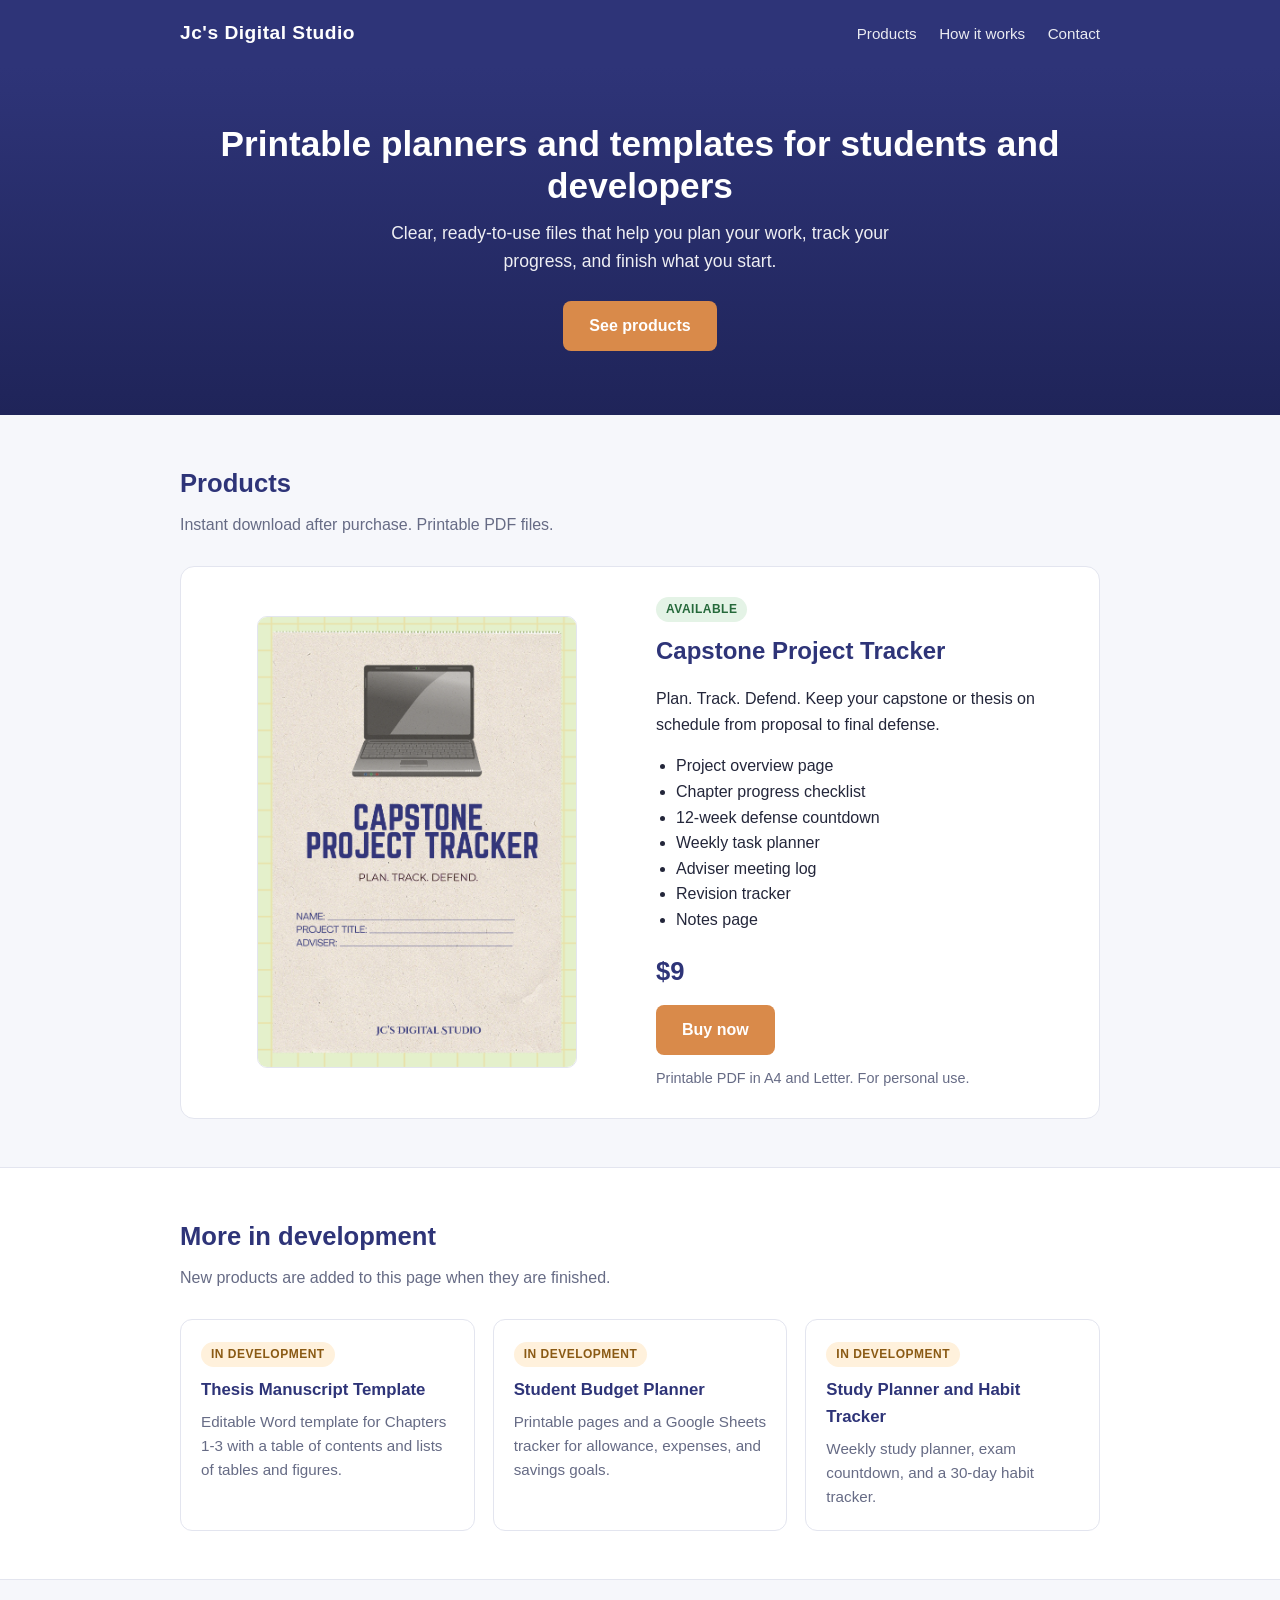
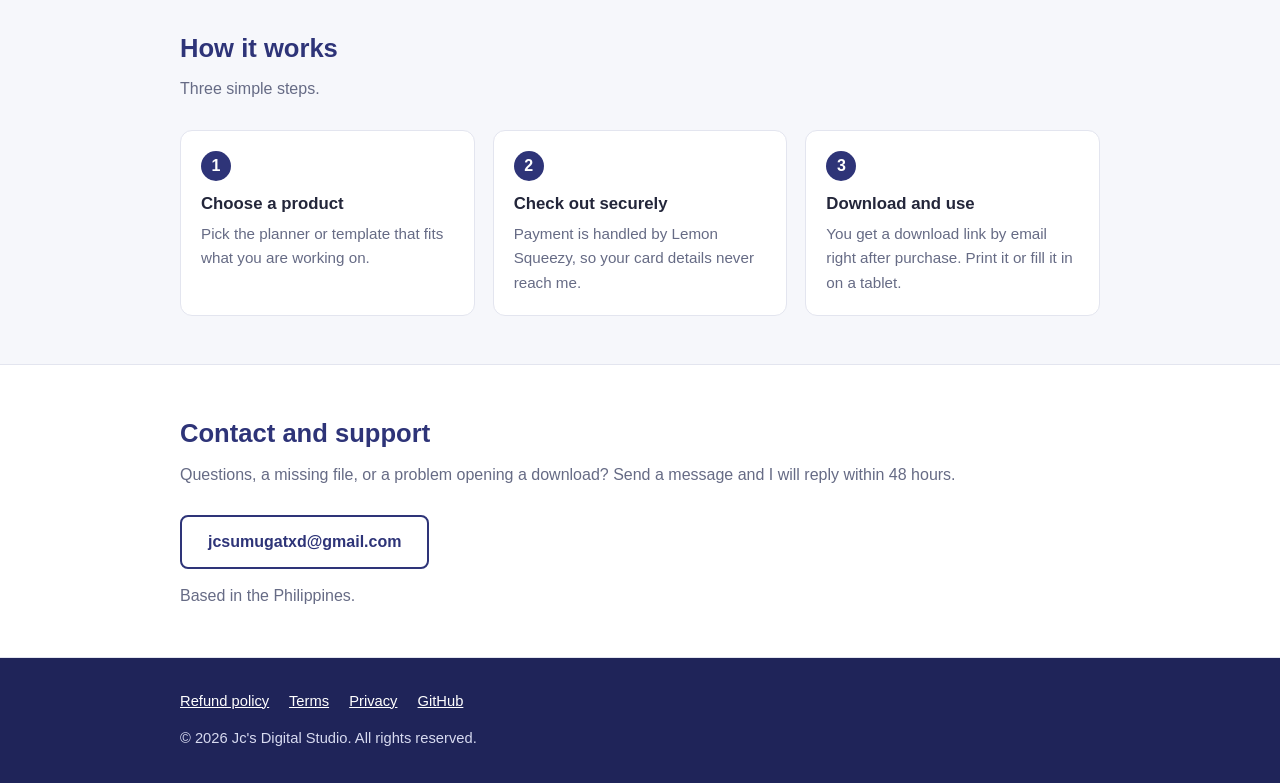
<file: Index.html>
<!DOCTYPE html>
<html lang="en">
<head>
<meta charset="utf-8">
<meta name="viewport" content="width=device-width, initial-scale=1">
<title>Jc's Digital Studio</title>
<meta name="description" content="Printable planners, trackers, and templates for students and developers.">
<style>
  :root {
    --navy: #2e3478;
    --navy-dark: #1f2459;
    --accent: #d98a4a;
    --bg: #f6f7fb;
    --card: #ffffff;
    --text: #23263a;
    --muted: #666b85;
    --line: #e3e5ef;
  }
  * { box-sizing: border-box; }
  body {
    margin: 0;
    font-family: -apple-system, "Segoe UI", Roboto, Helvetica, Arial, sans-serif;
    color: var(--text);
    background: var(--bg);
    line-height: 1.6;
  }
  a { color: var(--navy); }
  .wrap { max-width: 960px; margin: 0 auto; padding: 0 20px; }
  header { background: var(--navy); color: #fff; }
  header .wrap { display: flex; justify-content: space-between; align-items: center; padding: 18px 20px; flex-wrap: wrap; gap: 10px; }
  header .brand { font-weight: 700; font-size: 1.2rem; letter-spacing: .5px; }
  header nav a { color: #fff; text-decoration: none; margin-left: 18px; font-size: .95rem; opacity: .9; }
  header nav a:hover { opacity: 1; text-decoration: underline; }
  .hero { background: linear-gradient(180deg, var(--navy) 0%, var(--navy-dark) 100%); color: #fff; padding: 56px 0 64px; text-align: center; }
  .hero h1 { margin: 0 0 12px; font-size: 2.2rem; line-height: 1.2; }
  .hero p { margin: 0 auto 26px; max-width: 560px; font-size: 1.1rem; opacity: .92; }
  .btn { display: inline-block; background: var(--accent); color: #fff; text-decoration: none; padding: 12px 26px; border-radius: 8px; font-weight: 600; }
  .btn:hover { filter: brightness(1.08); }
  .btn.outline { background: transparent; border: 2px solid var(--navy); color: var(--navy); }
  section { padding: 48px 0; }
  h2 { margin: 0 0 8px; font-size: 1.6rem; color: var(--navy); }
  .sub { color: var(--muted); margin: 0 0 28px; }
  .featured { display: grid; grid-template-columns: 1fr 1fr; gap: 32px; background: var(--card); border: 1px solid var(--line); border-radius: 14px; padding: 28px; align-items: center; }
  .featured img { width: 100%; max-width: 320px; border-radius: 10px; border: 1px solid var(--line); display: block; margin: 0 auto; }
  .badge { display: inline-block; font-size: .75rem; font-weight: 700; letter-spacing: .5px; text-transform: uppercase; padding: 3px 10px; border-radius: 99px; background: #e4f3e6; color: #25693a; margin-bottom: 10px; }
  .badge.dev { background: #fff1dc; color: #8a5a14; }
  .featured h3 { margin: 0 0 8px; font-size: 1.5rem; color: var(--navy); }
  .featured ul { padding-left: 20px; margin: 12px 0 18px; }
  .price { font-size: 1.6rem; font-weight: 700; color: var(--navy); margin: 0 0 14px; }
  .grid { display: grid; grid-template-columns: repeat(auto-fit, minmax(210px, 1fr)); gap: 18px; }
  .card { background: var(--card); border: 1px solid var(--line); border-radius: 12px; padding: 20px; }
  .card h3 { margin: 0 0 6px; font-size: 1.05rem; color: var(--navy); }
  .card p { margin: 0; color: var(--muted); font-size: .95rem; }
  .steps { display: grid; grid-template-columns: repeat(auto-fit, minmax(200px, 1fr)); gap: 18px; counter-reset: step; }
  .step { background: var(--card); border: 1px solid var(--line); border-radius: 12px; padding: 20px; }
  .step::before { counter-increment: step; content: counter(step); display: inline-flex; width: 30px; height: 30px; align-items: center; justify-content: center; border-radius: 50%; background: var(--navy); color: #fff; font-weight: 700; margin-bottom: 10px; }
  .step h3 { margin: 0 0 4px; font-size: 1.05rem; }
  .step p { margin: 0; color: var(--muted); font-size: .95rem; }
  .alt { background: #fff; border-top: 1px solid var(--line); border-bottom: 1px solid var(--line); }
  footer { background: var(--navy-dark); color: #d7daf0; padding: 32px 0; font-size: .92rem; }
  footer a { color: #fff; }
  footer .links a { margin-right: 16px; }
  @media (max-width: 720px) {
    .featured { grid-template-columns: 1fr; padding: 20px; }
    .hero h1 { font-size: 1.7rem; }
  }
</style>
</head>
<body>

<header>
  <div class="wrap">
    <div class="brand">Jc's Digital Studio</div>
    <nav>
      <a href="#products">Products</a>
      <a href="#how">How it works</a>
      <a href="#contact">Contact</a>
    </nav>
  </div>
</header>

<div class="hero">
  <div class="wrap">
    <h1>Printable planners and templates for students and developers</h1>
    <p>Clear, ready-to-use files that help you plan your work, track your progress, and finish what you start.</p>
    <a class="btn" href="#products">See products</a>
  </div>
</div>

<section id="products">
  <div class="wrap">
    <h2>Products</h2>
    <p class="sub">Instant download after purchase. Printable PDF files.</p>

    <div class="featured">
      <div>
        <!-- Replace previews/capstone-cover.png with your exported cover image -->
        <img src="previews/capstone-cover.png" alt="Capstone Project Tracker cover" onerror="this.style.display='none'">
      </div>
      <div>
        <span class="badge">Available</span>
        <h3>Capstone Project Tracker</h3>
        <p>Plan. Track. Defend. Keep your capstone or thesis on schedule from proposal to final defense.</p>
        <ul>
          <li>Project overview page</li>
          <li>Chapter progress checklist</li>
          <li>12-week defense countdown</li>
          <li>Weekly task planner</li>
          <li>Adviser meeting log</li>
          <li>Revision tracker</li>
          <li>Notes page</li>
        </ul>
        <p class="price">$9</p>
        <!-- Replace # with your Lemon Squeezy product link after your store is activated -->
        <a class="btn" href="#" id="buy-capstone">Buy now</a>
        <p style="margin:12px 0 0;color:var(--muted);font-size:.9rem;">Printable PDF in A4 and Letter. For personal use.</p>
      </div>
    </div>
  </div>
</section>

<section class="alt">
  <div class="wrap">
    <h2>More in development</h2>
    <p class="sub">New products are added to this page when they are finished.</p>
    <div class="grid">
      <div class="card">
        <span class="badge dev">In development</span>
        <h3>Thesis Manuscript Template</h3>
        <p>Editable Word template for Chapters 1-3 with a table of contents and lists of tables and figures.</p>
      </div>
      <div class="card">
        <span class="badge dev">In development</span>
        <h3>Student Budget Planner</h3>
        <p>Printable pages and a Google Sheets tracker for allowance, expenses, and savings goals.</p>
      </div>
      <div class="card">
        <span class="badge dev">In development</span>
        <h3>Study Planner and Habit Tracker</h3>
        <p>Weekly study planner, exam countdown, and a 30-day habit tracker.</p>
      </div>
    </div>
  </div>
</section>

<section id="how">
  <div class="wrap">
    <h2>How it works</h2>
    <p class="sub">Three simple steps.</p>
    <div class="steps">
      <div class="step"><h3>Choose a product</h3><p>Pick the planner or template that fits what you are working on.</p></div>
      <div class="step"><h3>Check out securely</h3><p>Payment is handled by Lemon Squeezy, so your card details never reach me.</p></div>
      <div class="step"><h3>Download and use</h3><p>You get a download link by email right after purchase. Print it or fill it in on a tablet.</p></div>
    </div>
  </div>
</section>

<section class="alt" id="contact">
  <div class="wrap">
    <h2>Contact and support</h2>
    <p class="sub">Questions, a missing file, or a problem opening a download? Send a message and I will reply within 48 hours.</p>
    <!-- Replace with your real email address -->
    <a class="btn outline" href="mailto:jcsumugatxd@gmail.com">jcsumugatxd@gmail.com</a>
    <p style="margin:14px 0 0;color:var(--muted);">Based in the Philippines.</p>
  </div>
</section>

<footer>
  <div class="wrap">
    <div class="links">
      <a href="https://github.com/Jcsumugat/Jc-s-Digital-Studio/blob/main/policies/refund-policy.md">Refund policy</a>
      <a href="https://github.com/Jcsumugat/Jc-s-Digital-Studio/blob/main/policies/terms.md">Terms</a>
      <a href="https://github.com/Jcsumugat/Jc-s-Digital-Studio/blob/main/policies/privacy.md">Privacy</a>
      <a href="https://github.com/Jcsumugat/Jc-s-Digital-Studio">GitHub</a>
    </div>
    <p style="margin:14px 0 0;">&copy; 2026 Jc's Digital Studio. All rights reserved.</p>
  </div>
</footer>

</body>
</html>
</file>
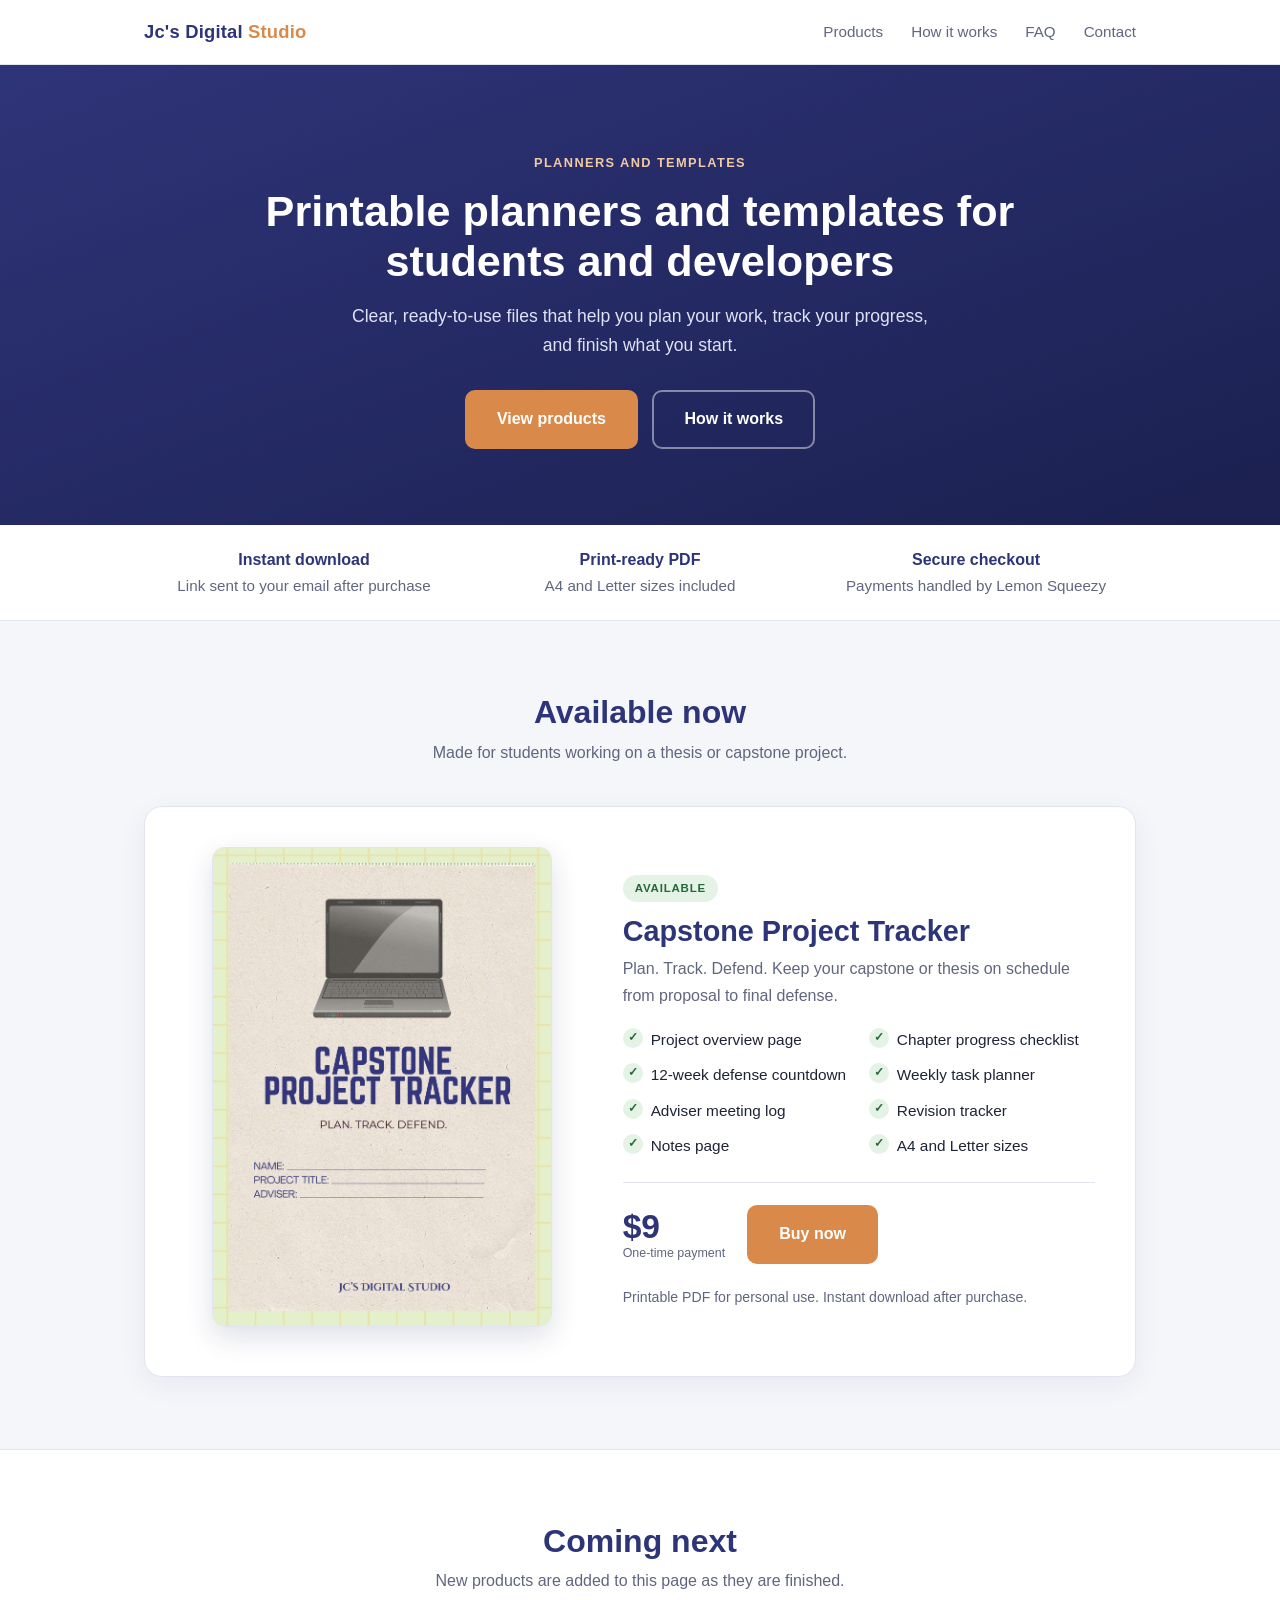
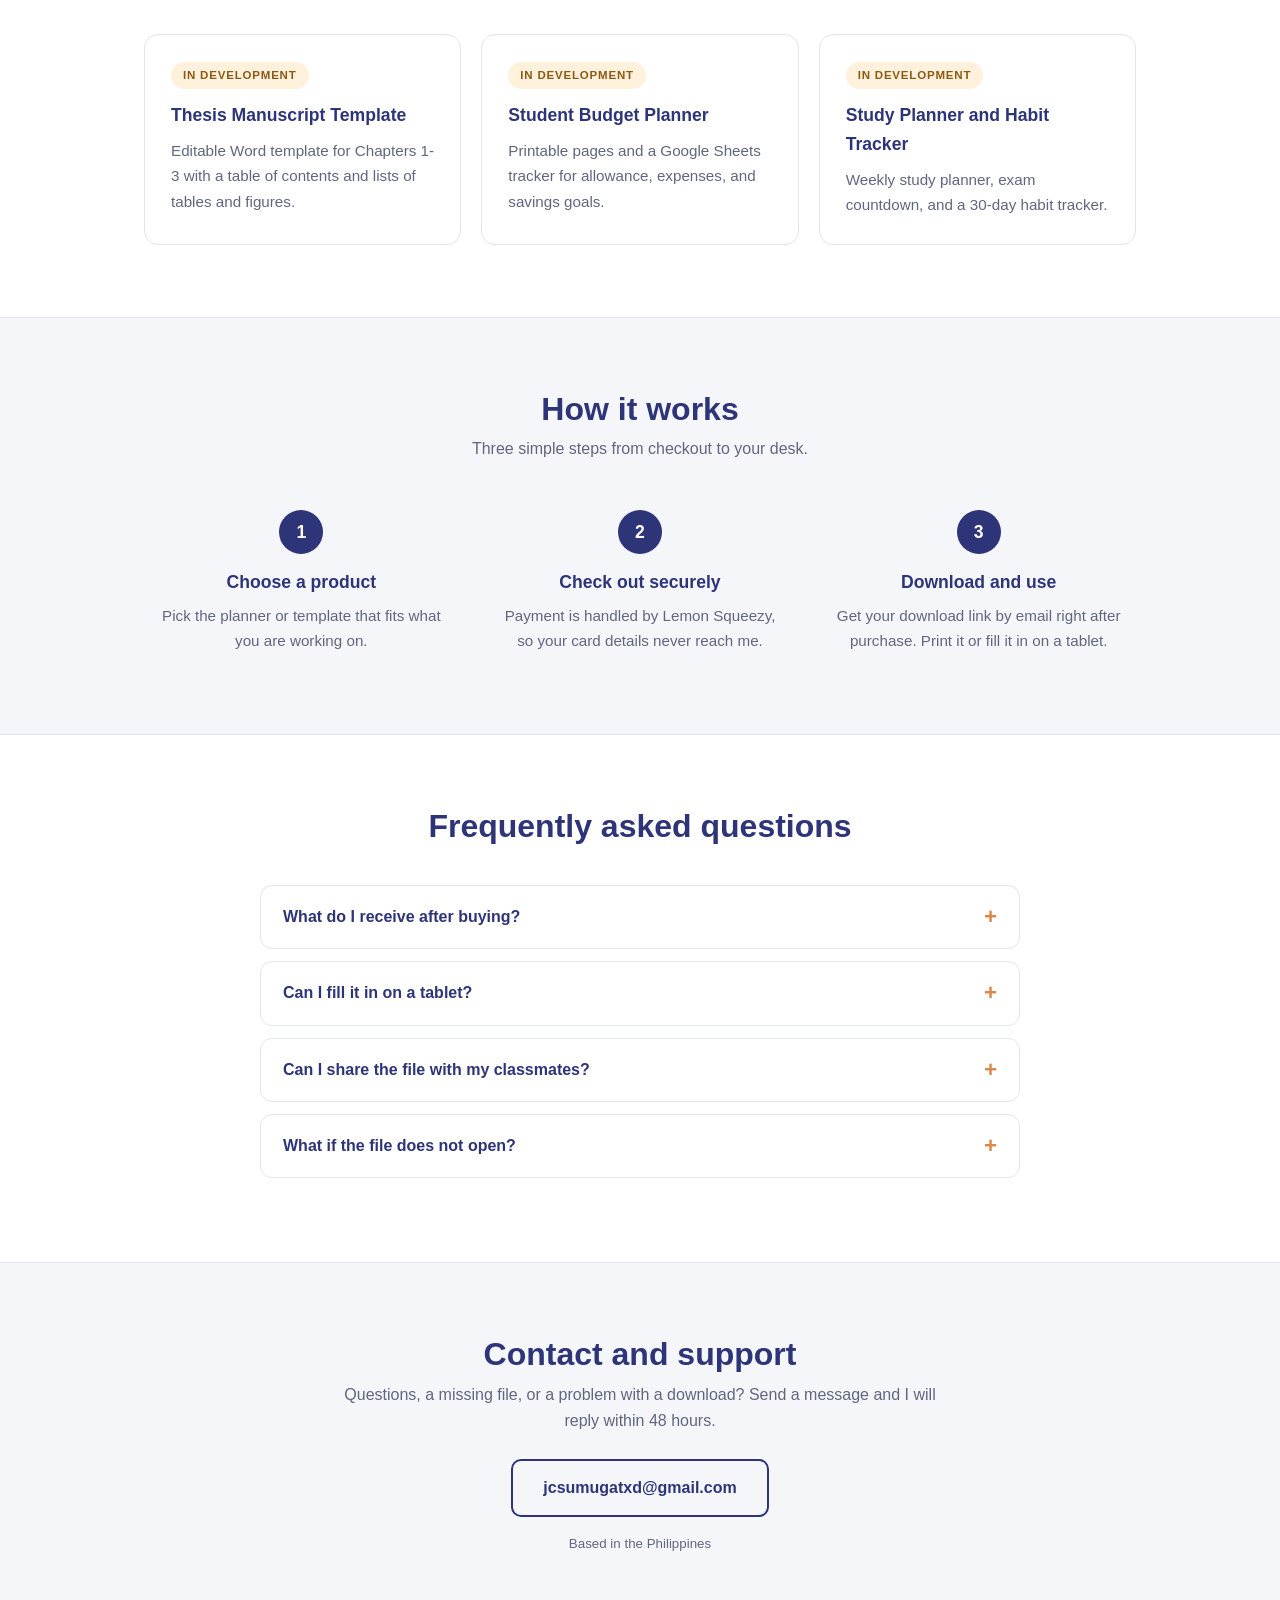
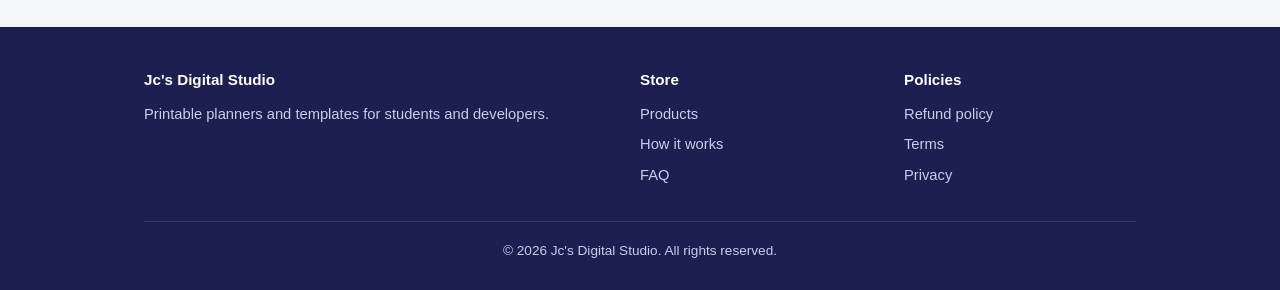
<file: index.html>
<!DOCTYPE html>
<html lang="en">
<head>
<meta charset="utf-8">
<meta name="viewport" content="width=device-width, initial-scale=1">
<title>Jc's Digital Studio | Printable Planners and Templates</title>
<meta name="description" content="Printable planners, trackers, and templates for students and developers.">
<style>
  :root {
    --navy: #2e3478;
    --navy-dark: #1b2050;
    --accent: #d98a4a;
    --accent-dark: #c27533;
    --bg: #f5f6fa;
    --card: #ffffff;
    --text: #1f2336;
    --muted: #61667f;
    --line: #e2e5ef;
    --ok: #25693a;
    --ok-bg: #e4f3e6;
  }
  * { box-sizing: border-box; }
  html { scroll-behavior: smooth; }
  body {
    margin: 0;
    font-family: "Inter", -apple-system, "Segoe UI", Roboto, Helvetica, Arial, sans-serif;
    color: var(--text);
    background: var(--bg);
    line-height: 1.65;
    -webkit-font-smoothing: antialiased;
  }
  a { color: var(--navy); }
  .wrap { max-width: 1040px; margin: 0 auto; padding: 0 24px; }

  /* NAV */
  .nav { position: sticky; top: 0; z-index: 10; background: rgba(255,255,255,.96); backdrop-filter: blur(6px); border-bottom: 1px solid var(--line); }
  .nav .wrap { display: flex; align-items: center; justify-content: space-between; height: 64px; }
  .brand { font-weight: 800; font-size: 1.15rem; color: var(--navy); text-decoration: none; letter-spacing: .2px; }
  .brand span { color: var(--accent); }
  .nav ul { list-style: none; display: flex; gap: 28px; margin: 0; padding: 0; }
  .nav ul a { text-decoration: none; color: var(--muted); font-size: .95rem; font-weight: 500; }
  .nav ul a:hover { color: var(--navy); }

  /* HERO */
  .hero { background: linear-gradient(160deg, var(--navy) 0%, var(--navy-dark) 100%); color: #fff; padding: 84px 0 76px; text-align: center; }
  .eyebrow { display: inline-block; font-size: .8rem; font-weight: 700; letter-spacing: 1.4px; text-transform: uppercase; color: #f1c9a3; margin-bottom: 14px; }
  .hero h1 { margin: 0 auto 16px; max-width: 760px; font-size: 2.7rem; line-height: 1.15; font-weight: 800; }
  .hero p { margin: 0 auto 30px; max-width: 600px; font-size: 1.1rem; color: #dfe2f6; }
  .btn { display: inline-block; background: var(--accent); color: #fff; text-decoration: none; padding: 14px 30px; border-radius: 10px; font-weight: 700; font-size: 1rem; border: 2px solid var(--accent); transition: background .15s; }
  .btn:hover { background: var(--accent-dark); border-color: var(--accent-dark); }
  .btn.outline { background: transparent; color: var(--navy); border-color: var(--navy); }
  .btn.outline:hover { background: var(--navy); color: #fff; }
  .btn.ghost { background: transparent; border-color: rgba(255,255,255,.45); margin-left: 10px; }
  .btn.ghost:hover { background: rgba(255,255,255,.12); border-color: #fff; }

  /* TRUST STRIP */
  .trust { background: #fff; border-bottom: 1px solid var(--line); }
  .trust .wrap { display: grid; grid-template-columns: repeat(3, 1fr); gap: 16px; padding-top: 22px; padding-bottom: 22px; }
  .trust div { text-align: center; font-size: .95rem; color: var(--muted); }
  .trust strong { display: block; color: var(--navy); font-size: 1rem; }

  /* SECTIONS */
  section { padding: 72px 0; }
  .alt { background: #fff; border-top: 1px solid var(--line); border-bottom: 1px solid var(--line); }
  .head { text-align: center; max-width: 620px; margin: 0 auto 40px; }
  .head h2 { margin: 0 0 8px; font-size: 2rem; color: var(--navy); line-height: 1.2; }
  .head p { margin: 0; color: var(--muted); }

  /* FEATURED PRODUCT */
  .featured { display: grid; grid-template-columns: 5fr 6fr; gap: 44px; align-items: center; background: var(--card); border: 1px solid var(--line); border-radius: 18px; padding: 40px; box-shadow: 0 8px 30px rgba(31,36,89,.06); }
  .featured.no-image { grid-template-columns: 1fr; max-width: 720px; margin: 0 auto; }
  .cover { text-align: center; }
  .cover img { width: 100%; max-width: 340px; border-radius: 12px; border: 1px solid var(--line); box-shadow: 0 10px 28px rgba(31,36,89,.14); }
  .badge { display: inline-block; font-size: .72rem; font-weight: 800; letter-spacing: .8px; text-transform: uppercase; padding: 4px 12px; border-radius: 99px; background: var(--ok-bg); color: var(--ok); margin-bottom: 12px; }
  .badge.dev { background: #fff1dc; color: #8a5a14; }
  .featured h3 { margin: 0 0 8px; font-size: 1.8rem; color: var(--navy); line-height: 1.2; }
  .tag { color: var(--muted); margin: 0 0 18px; }
  .checks { list-style: none; padding: 0; margin: 0 0 24px; display: grid; grid-template-columns: 1fr 1fr; gap: 10px 20px; }
  .checks li { position: relative; padding-left: 28px; font-size: .96rem; }
  .checks li::before { content: "\2713"; position: absolute; left: 0; top: 1px; width: 20px; height: 20px; border-radius: 50%; background: var(--ok-bg); color: var(--ok); font-size: .75rem; font-weight: 800; display: flex; align-items: center; justify-content: center; }
  .buy-row { display: flex; align-items: center; gap: 22px; flex-wrap: wrap; padding-top: 22px; border-top: 1px solid var(--line); }
  .price { font-size: 2.1rem; font-weight: 800; color: var(--navy); line-height: 1; }
  .price small { display: block; font-size: .78rem; font-weight: 500; color: var(--muted); margin-top: 4px; }
  .note { width: 100%; margin: 0; color: var(--muted); font-size: .88rem; }

  /* COMING NEXT CARDS */
  .grid { display: grid; grid-template-columns: repeat(auto-fit, minmax(250px, 1fr)); gap: 20px; }
  .card { background: var(--card); border: 1px solid var(--line); border-radius: 14px; padding: 26px; }
  .card h3 { margin: 0 0 8px; font-size: 1.1rem; color: var(--navy); }
  .card p { margin: 0; color: var(--muted); font-size: .95rem; }

  /* STEPS */
  .steps { display: grid; grid-template-columns: repeat(3, 1fr); gap: 24px; counter-reset: step; }
  .step { text-align: center; padding: 8px 12px; }
  .step::before { counter-increment: step; content: counter(step); display: inline-flex; width: 44px; height: 44px; align-items: center; justify-content: center; border-radius: 50%; background: var(--navy); color: #fff; font-weight: 800; font-size: 1.1rem; margin-bottom: 14px; }
  .step h3 { margin: 0 0 6px; font-size: 1.1rem; color: var(--navy); }
  .step p { margin: 0; color: var(--muted); font-size: .95rem; }

  /* FAQ */
  .faq { max-width: 760px; margin: 0 auto; }
  details { background: var(--card); border: 1px solid var(--line); border-radius: 12px; padding: 18px 22px; margin-bottom: 12px; }
  summary { cursor: pointer; font-weight: 600; color: var(--navy); list-style: none; display: flex; justify-content: space-between; align-items: center; }
  summary::-webkit-details-marker { display: none; }
  summary::after { content: "+"; font-size: 1.4rem; color: var(--accent); line-height: 1; }
  details[open] summary::after { content: "\2212"; }
  details p { margin: 12px 0 0; color: var(--muted); font-size: .96rem; }

  /* CONTACT */
  .contact { text-align: center; }
  .contact .head { margin-bottom: 24px; }
  .contact small { display: block; margin-top: 16px; color: var(--muted); }

  /* FOOTER */
  footer { background: var(--navy-dark); color: #c9cdea; padding: 40px 0 28px; font-size: .92rem; }
  footer .cols { display: grid; grid-template-columns: 2fr 1fr 1fr; gap: 32px; }
  footer h4 { margin: 0 0 10px; color: #fff; font-size: .95rem; }
  footer a { color: #c9cdea; text-decoration: none; display: block; margin-bottom: 6px; }
  footer a:hover { color: #fff; text-decoration: underline; }
  footer p { margin: 0; }
  footer .copy { margin-top: 28px; padding-top: 18px; border-top: 1px solid rgba(255,255,255,.12); text-align: center; font-size: .85rem; }

  @media (max-width: 820px) {
    .hero { padding: 60px 0 56px; }
    .hero h1 { font-size: 2rem; }
    .btn.ghost { margin: 12px 0 0; }
    .trust .wrap { grid-template-columns: 1fr; gap: 10px; }
    .featured { grid-template-columns: 1fr; padding: 26px; gap: 28px; }
    .checks { grid-template-columns: 1fr; }
    .steps { grid-template-columns: 1fr; }
    footer .cols { grid-template-columns: 1fr; }
    .nav ul { gap: 16px; }
    section { padding: 52px 0; }
  }
  @media (max-width: 520px) {
    .nav ul li:nth-child(n+3) { display: none; }
  }
</style>
</head>
<body>

<nav class="nav">
  <div class="wrap">
    <a class="brand" href="#top">Jc's Digital <span>Studio</span></a>
    <ul>
      <li><a href="#products">Products</a></li>
      <li><a href="#how">How it works</a></li>
      <li><a href="#faq">FAQ</a></li>
      <li><a href="#contact">Contact</a></li>
    </ul>
  </div>
</nav>

<header class="hero" id="top">
  <div class="wrap">
    <span class="eyebrow">Planners and templates</span>
    <h1>Printable planners and templates for students and developers</h1>
    <p>Clear, ready-to-use files that help you plan your work, track your progress, and finish what you start.</p>
    <a class="btn" href="#products">View products</a>
    <a class="btn ghost" href="#how">How it works</a>
  </div>
</header>

<div class="trust">
  <div class="wrap">
    <div><strong>Instant download</strong>Link sent to your email after purchase</div>
    <div><strong>Print-ready PDF</strong>A4 and Letter sizes included</div>
    <div><strong>Secure checkout</strong>Payments handled by Lemon Squeezy</div>
  </div>
</div>

<section id="products">
  <div class="wrap">
    <div class="head">
      <h2>Available now</h2>
      <p>Made for students working on a thesis or capstone project.</p>
    </div>

    <div class="featured" id="featured">
      <div class="cover" id="cover">
        <!-- Add previews/capstone-cover.png to the repo to show the cover here -->
        <img src="previews/capstone-cover.png" alt="Capstone Project Tracker cover"
             onerror="document.getElementById('cover').remove();document.getElementById('featured').classList.add('no-image');">
      </div>
      <div>
        <span class="badge">Available</span>
        <h3>Capstone Project Tracker</h3>
        <p class="tag">Plan. Track. Defend. Keep your capstone or thesis on schedule from proposal to final defense.</p>
        <ul class="checks">
          <li>Project overview page</li>
          <li>Chapter progress checklist</li>
          <li>12-week defense countdown</li>
          <li>Weekly task planner</li>
          <li>Adviser meeting log</li>
          <li>Revision tracker</li>
          <li>Notes page</li>
          <li>A4 and Letter sizes</li>
        </ul>
        <div class="buy-row">
          <div class="price">$9<small>One-time payment</small></div>
          <!-- Replace # with your Lemon Squeezy product link after your store is activated -->
          <a class="btn" href="#" id="buy-capstone">Buy now</a>
          <p class="note">Printable PDF for personal use. Instant download after purchase.</p>
        </div>
      </div>
    </div>
  </div>
</section>

<section class="alt">
  <div class="wrap">
    <div class="head">
      <h2>Coming next</h2>
      <p>New products are added to this page as they are finished.</p>
    </div>
    <div class="grid">
      <div class="card">
        <span class="badge dev">In development</span>
        <h3>Thesis Manuscript Template</h3>
        <p>Editable Word template for Chapters 1-3 with a table of contents and lists of tables and figures.</p>
      </div>
      <div class="card">
        <span class="badge dev">In development</span>
        <h3>Student Budget Planner</h3>
        <p>Printable pages and a Google Sheets tracker for allowance, expenses, and savings goals.</p>
      </div>
      <div class="card">
        <span class="badge dev">In development</span>
        <h3>Study Planner and Habit Tracker</h3>
        <p>Weekly study planner, exam countdown, and a 30-day habit tracker.</p>
      </div>
    </div>
  </div>
</section>

<section id="how">
  <div class="wrap">
    <div class="head">
      <h2>How it works</h2>
      <p>Three simple steps from checkout to your desk.</p>
    </div>
    <div class="steps">
      <div class="step"><h3>Choose a product</h3><p>Pick the planner or template that fits what you are working on.</p></div>
      <div class="step"><h3>Check out securely</h3><p>Payment is handled by Lemon Squeezy, so your card details never reach me.</p></div>
      <div class="step"><h3>Download and use</h3><p>Get your download link by email right after purchase. Print it or fill it in on a tablet.</p></div>
    </div>
  </div>
</section>

<section class="alt" id="faq">
  <div class="wrap">
    <div class="head">
      <h2>Frequently asked questions</h2>
    </div>
    <div class="faq">
      <details>
        <summary>What do I receive after buying?</summary>
        <p>You receive a download link by email right after payment. The Capstone Project Tracker is a printable PDF in A4 and Letter sizes.</p>
      </details>
      <details>
        <summary>Can I fill it in on a tablet?</summary>
        <p>Yes. The PDF works with most PDF annotation apps, or you can print it and write on it by hand.</p>
      </details>
      <details>
        <summary>Can I share the file with my classmates?</summary>
        <p>Files are for personal use only. Please do not resell or redistribute them. Classmates can get their own copy from this page.</p>
      </details>
      <details>
        <summary>What if the file does not open?</summary>
        <p>Email me within 7 days and I will fix it or refund you. See the refund policy in the footer for details.</p>
      </details>
    </div>
  </div>
</section>

<section class="contact" id="contact">
  <div class="wrap">
    <div class="head">
      <h2>Contact and support</h2>
      <p>Questions, a missing file, or a problem with a download? Send a message and I will reply within 48 hours.</p>
    </div>
    <!-- Replace with your real email address -->
    <a class="btn outline" href="mailto:jcsumugatxd@gmail.com">jcsumugatxd@gmail.com</a>
    <small>Based in the Philippines</small>
  </div>
</section>

<footer>
  <div class="wrap">
    <div class="cols">
      <div>
        <h4>Jc's Digital Studio</h4>
        <p>Printable planners and templates for students and developers.</p>
      </div>
      <div>
        <h4>Store</h4>
        <a href="#products">Products</a>
        <a href="#how">How it works</a>
        <a href="#faq">FAQ</a>
      </div>
      <div>
        <h4>Policies</h4>
   <a href="refund.html">Refund policy</a>
   <a href="terms.html">Terms</a>
   <a href="privacy.html">Privacy</a>
      </div>
    </div>
    <p class="copy">&copy; 2026 Jc's Digital Studio. All rights reserved.</p>
  </div>
</footer>

</body>
</html>
</file>
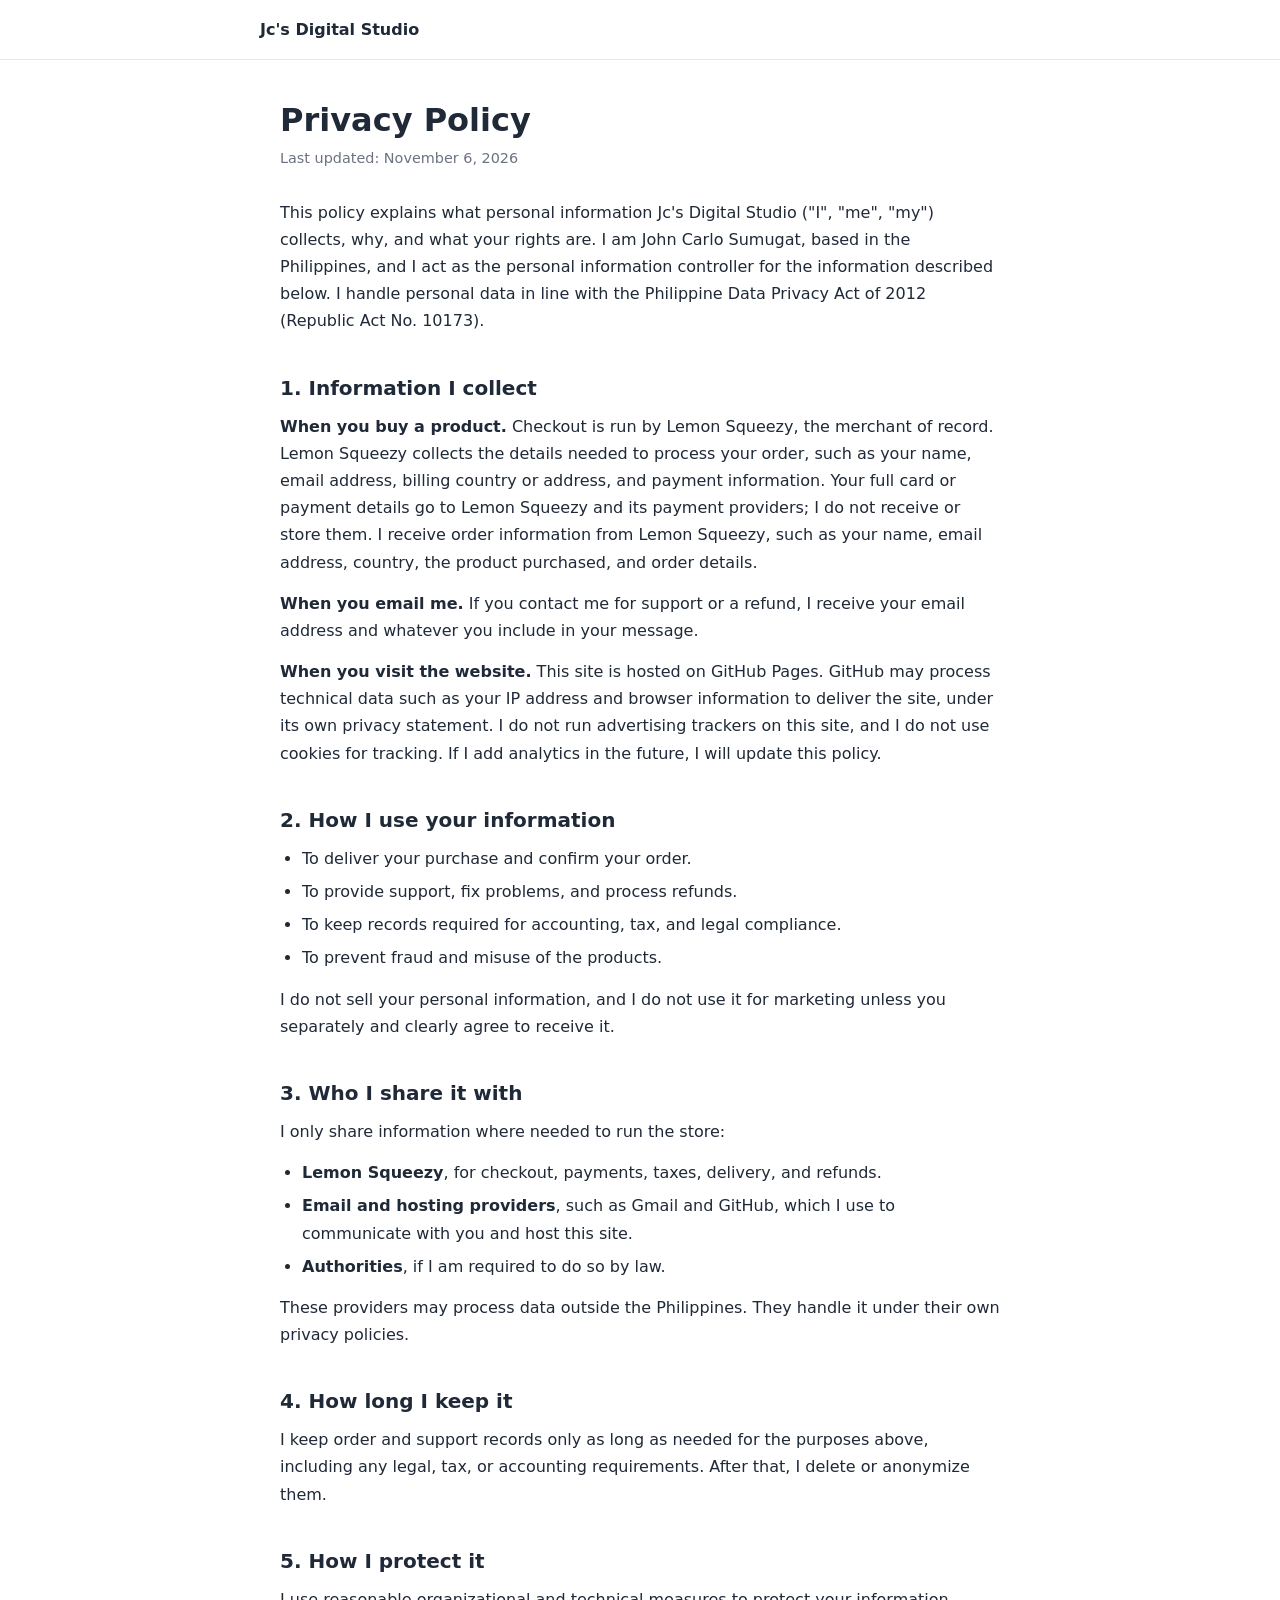
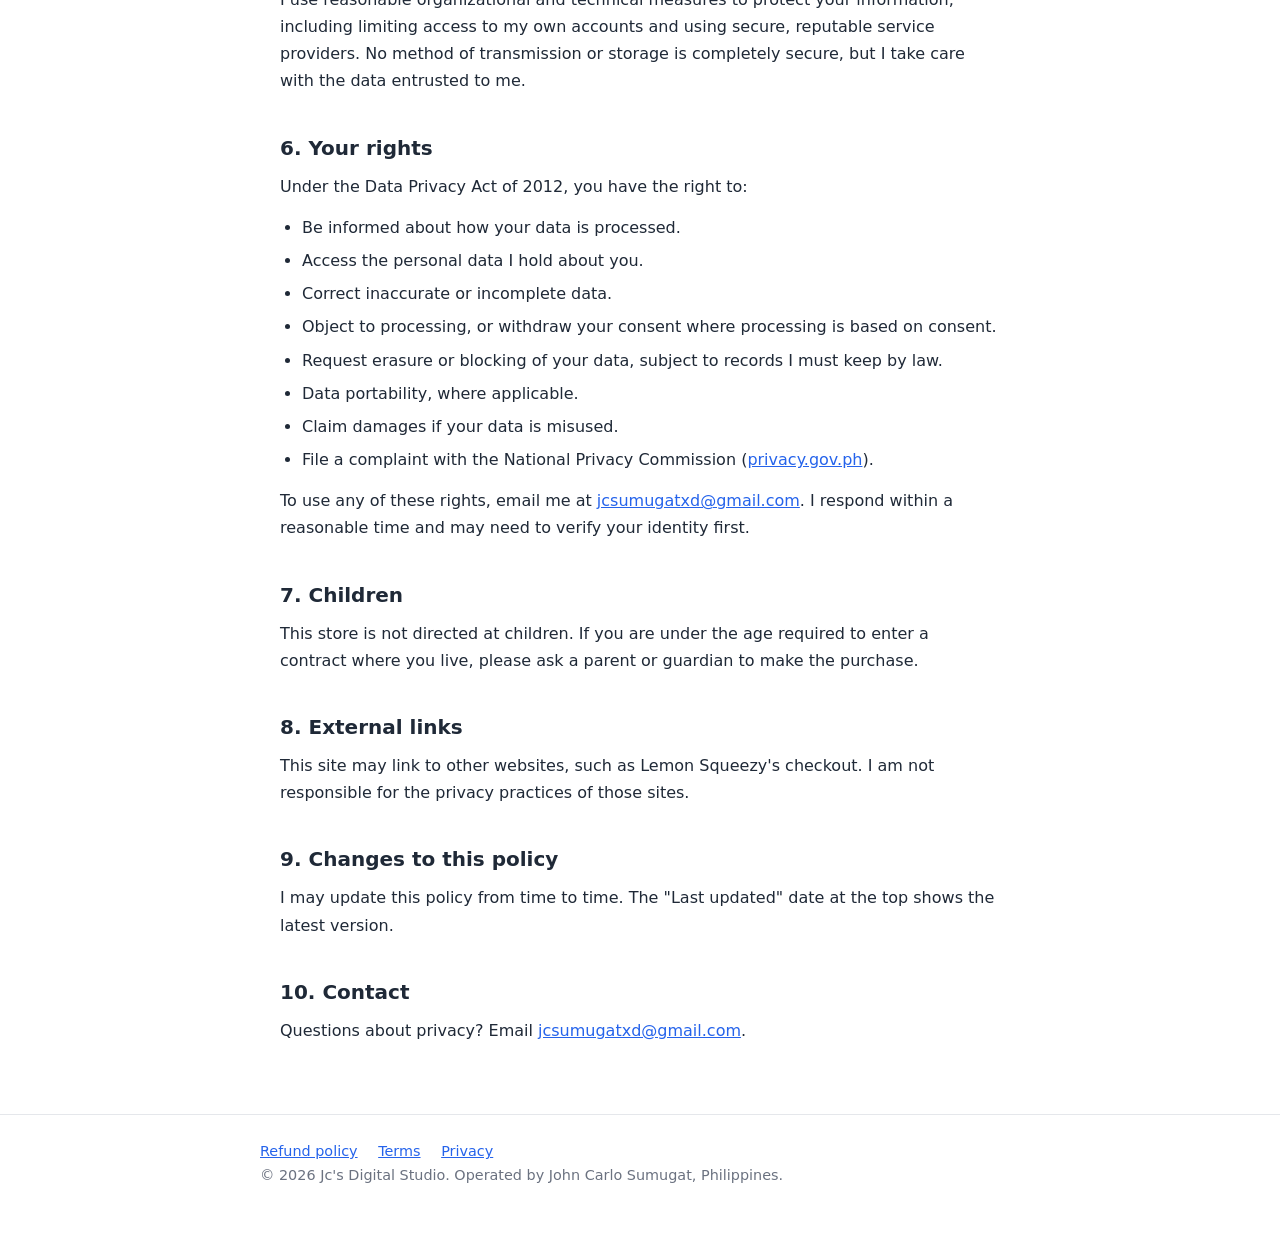
<file: privacy.html>
<!doctype html>
<html lang="en">
<head>
  <meta charset="utf-8">
  <meta name="viewport" content="width=device-width, initial-scale=1">
  <title>Privacy Policy | Jc's Digital Studio</title>
  <meta name="description" content="How Jc's Digital Studio collects, uses, and protects your personal information.">
  <link rel="stylesheet" href="policy.css">
</head>
<body>
  <header class="site-header">
    <div class="inner"><a class="brand" href="index.html">Jc's Digital Studio</a></div>
  </header>

  <main>
    <h1>Privacy Policy</h1>
    <p class="updated">Last updated: November 6, 2026</p>

    <p>This policy explains what personal information Jc's Digital Studio ("I", "me", "my") collects, why, and what your rights are. I am John Carlo Sumugat, based in the Philippines, and I act as the personal information controller for the information described below. I handle personal data in line with the Philippine Data Privacy Act of 2012 (Republic Act No. 10173).</p>

    <h2>1. Information I collect</h2>
    <p><strong>When you buy a product.</strong> Checkout is run by Lemon Squeezy, the merchant of record. Lemon Squeezy collects the details needed to process your order, such as your name, email address, billing country or address, and payment information. Your full card or payment details go to Lemon Squeezy and its payment providers; I do not receive or store them. I receive order information from Lemon Squeezy, such as your name, email address, country, the product purchased, and order details.</p>
    <p><strong>When you email me.</strong> If you contact me for support or a refund, I receive your email address and whatever you include in your message.</p>
    <p><strong>When you visit the website.</strong> This site is hosted on GitHub Pages. GitHub may process technical data such as your IP address and browser information to deliver the site, under its own privacy statement. I do not run advertising trackers on this site, and I do not use cookies for tracking. If I add analytics in the future, I will update this policy.</p>

    <h2>2. How I use your information</h2>
    <ul>
      <li>To deliver your purchase and confirm your order.</li>
      <li>To provide support, fix problems, and process refunds.</li>
      <li>To keep records required for accounting, tax, and legal compliance.</li>
      <li>To prevent fraud and misuse of the products.</li>
    </ul>
    <p>I do not sell your personal information, and I do not use it for marketing unless you separately and clearly agree to receive it.</p>

    <h2>3. Who I share it with</h2>
    <p>I only share information where needed to run the store:</p>
    <ul>
      <li><strong>Lemon Squeezy</strong>, for checkout, payments, taxes, delivery, and refunds.</li>
      <li><strong>Email and hosting providers</strong>, such as Gmail and GitHub, which I use to communicate with you and host this site.</li>
      <li><strong>Authorities</strong>, if I am required to do so by law.</li>
    </ul>
    <p>These providers may process data outside the Philippines. They handle it under their own privacy policies.</p>

    <h2>4. How long I keep it</h2>
    <p>I keep order and support records only as long as needed for the purposes above, including any legal, tax, or accounting requirements. After that, I delete or anonymize them.</p>

    <h2>5. How I protect it</h2>
    <p>I use reasonable organizational and technical measures to protect your information, including limiting access to my own accounts and using secure, reputable service providers. No method of transmission or storage is completely secure, but I take care with the data entrusted to me.</p>

    <h2>6. Your rights</h2>
    <p>Under the Data Privacy Act of 2012, you have the right to:</p>
    <ul>
      <li>Be informed about how your data is processed.</li>
      <li>Access the personal data I hold about you.</li>
      <li>Correct inaccurate or incomplete data.</li>
      <li>Object to processing, or withdraw your consent where processing is based on consent.</li>
      <li>Request erasure or blocking of your data, subject to records I must keep by law.</li>
      <li>Data portability, where applicable.</li>
      <li>Claim damages if your data is misused.</li>
      <li>File a complaint with the National Privacy Commission (<a href="https://www.privacy.gov.ph" rel="noopener">privacy.gov.ph</a>).</li>
    </ul>
    <p>To use any of these rights, email me at <a href="mailto:jcsumugatxd@gmail.com">jcsumugatxd@gmail.com</a>. I respond within a reasonable time and may need to verify your identity first.</p>

    <h2>7. Children</h2>
    <p>This store is not directed at children. If you are under the age required to enter a contract where you live, please ask a parent or guardian to make the purchase.</p>

    <h2>8. External links</h2>
    <p>This site may link to other websites, such as Lemon Squeezy's checkout. I am not responsible for the privacy practices of those sites.</p>

    <h2>9. Changes to this policy</h2>
    <p>I may update this policy from time to time. The "Last updated" date at the top shows the latest version.</p>

    <h2>10. Contact</h2>
    <p>Questions about privacy? Email <a href="mailto:jcsumugatxd@gmail.com">jcsumugatxd@gmail.com</a>.</p>
  </main>

  <footer class="site-footer">
    <div class="inner">
      <nav>
        <a href="refund.html">Refund policy</a>
        <a href="terms.html">Terms</a>
        <a href="privacy.html">Privacy</a>
      </nav>
      <p>&copy; 2026 Jc's Digital Studio. Operated by John Carlo Sumugat, Philippines.</p>
    </div>
  </footer>
</body>
</html>
</file>
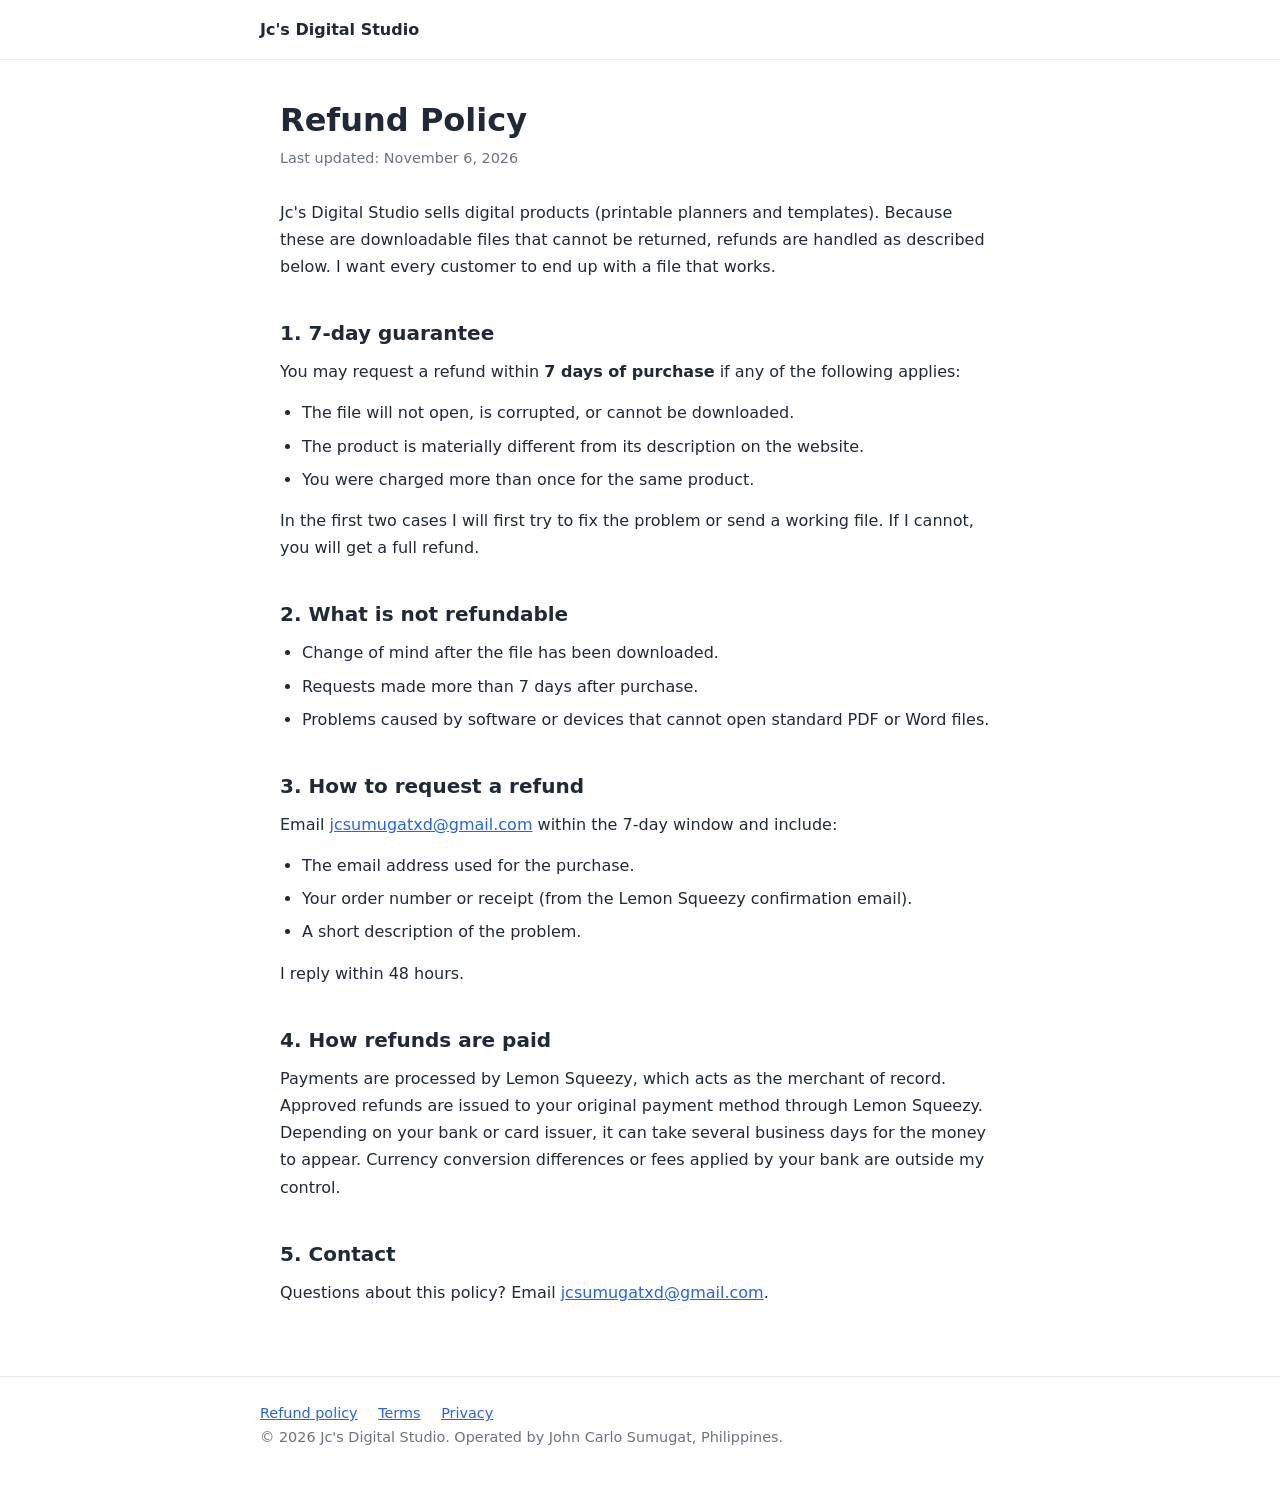
<file: refund.html>
<!doctype html>
<html lang="en">
<head>
  <meta charset="utf-8">
  <meta name="viewport" content="width=device-width, initial-scale=1">
  <title>Refund Policy | Jc's Digital Studio</title>
  <meta name="description" content="Refund policy for digital products sold by Jc's Digital Studio.">
  <link rel="stylesheet" href="policy.css">
</head>
<body>
  <header class="site-header">
    <div class="inner"><a class="brand" href="index.html">Jc's Digital Studio</a></div>
  </header>

  <main>
    <h1>Refund Policy</h1>
    <p class="updated">Last updated: November 6, 2026</p>

    <p>Jc's Digital Studio sells digital products (printable planners and templates). Because these are downloadable files that cannot be returned, refunds are handled as described below. I want every customer to end up with a file that works.</p>

    <h2>1. 7-day guarantee</h2>
    <p>You may request a refund within <strong>7 days of purchase</strong> if any of the following applies:</p>
    <ul>
      <li>The file will not open, is corrupted, or cannot be downloaded.</li>
      <li>The product is materially different from its description on the website.</li>
      <li>You were charged more than once for the same product.</li>
    </ul>
    <p>In the first two cases I will first try to fix the problem or send a working file. If I cannot, you will get a full refund.</p>

    <h2>2. What is not refundable</h2>
    <ul>
      <li>Change of mind after the file has been downloaded.</li>
      <li>Requests made more than 7 days after purchase.</li>
      <li>Problems caused by software or devices that cannot open standard PDF or Word files.</li>
    </ul>

    <h2>3. How to request a refund</h2>
    <p>Email <a href="mailto:jcsumugatxd@gmail.com">jcsumugatxd@gmail.com</a> within the 7-day window and include:</p>
    <ul>
      <li>The email address used for the purchase.</li>
      <li>Your order number or receipt (from the Lemon Squeezy confirmation email).</li>
      <li>A short description of the problem.</li>
    </ul>
    <p>I reply within 48 hours.</p>

    <h2>4. How refunds are paid</h2>
    <p>Payments are processed by Lemon Squeezy, which acts as the merchant of record. Approved refunds are issued to your original payment method through Lemon Squeezy. Depending on your bank or card issuer, it can take several business days for the money to appear. Currency conversion differences or fees applied by your bank are outside my control.</p>

    <h2>5. Contact</h2>
    <p>Questions about this policy? Email <a href="mailto:jcsumugatxd@gmail.com">jcsumugatxd@gmail.com</a>.</p>
  </main>

  <footer class="site-footer">
    <div class="inner">
      <nav>
        <a href="refund.html">Refund policy</a>
        <a href="terms.html">Terms</a>
        <a href="privacy.html">Privacy</a>
      </nav>
      <p>&copy; 2026 Jc's Digital Studio. Operated by John Carlo Sumugat, Philippines.</p>
    </div>
  </footer>
</body>
</html>
</file>
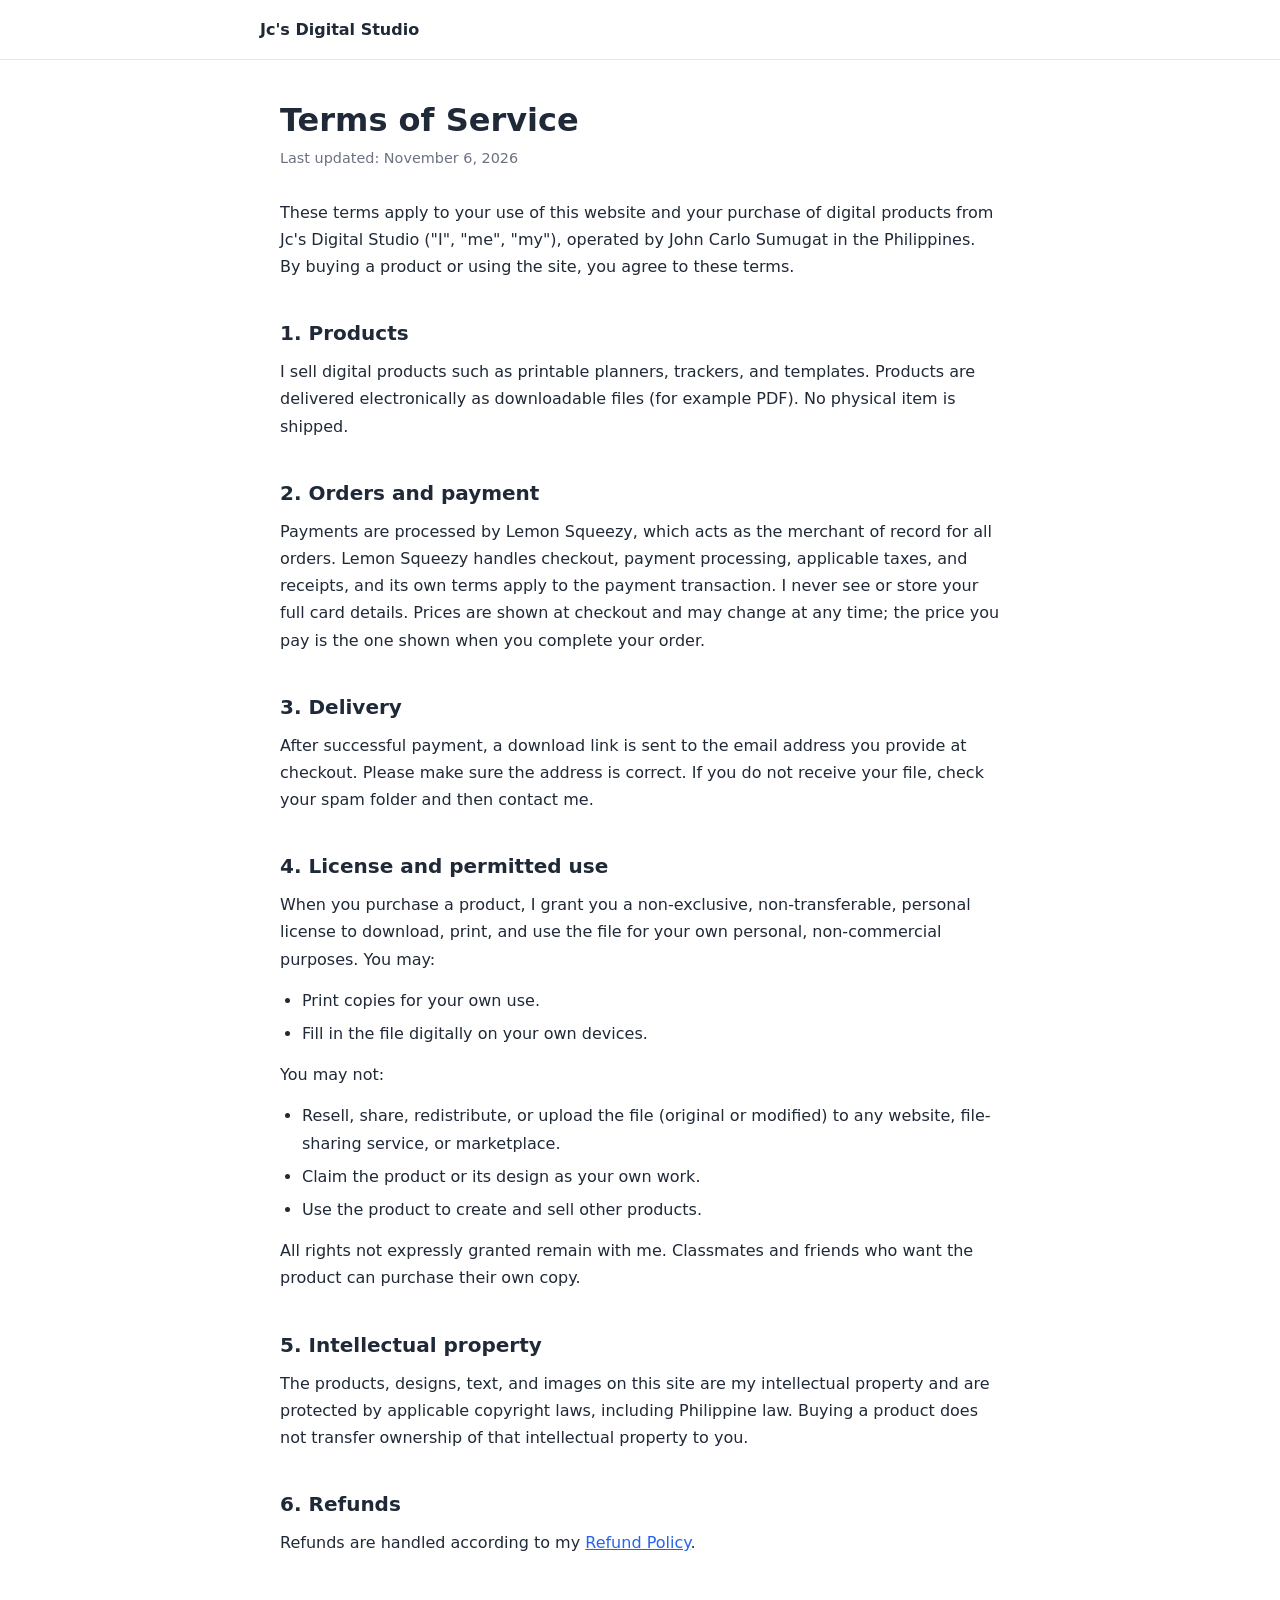
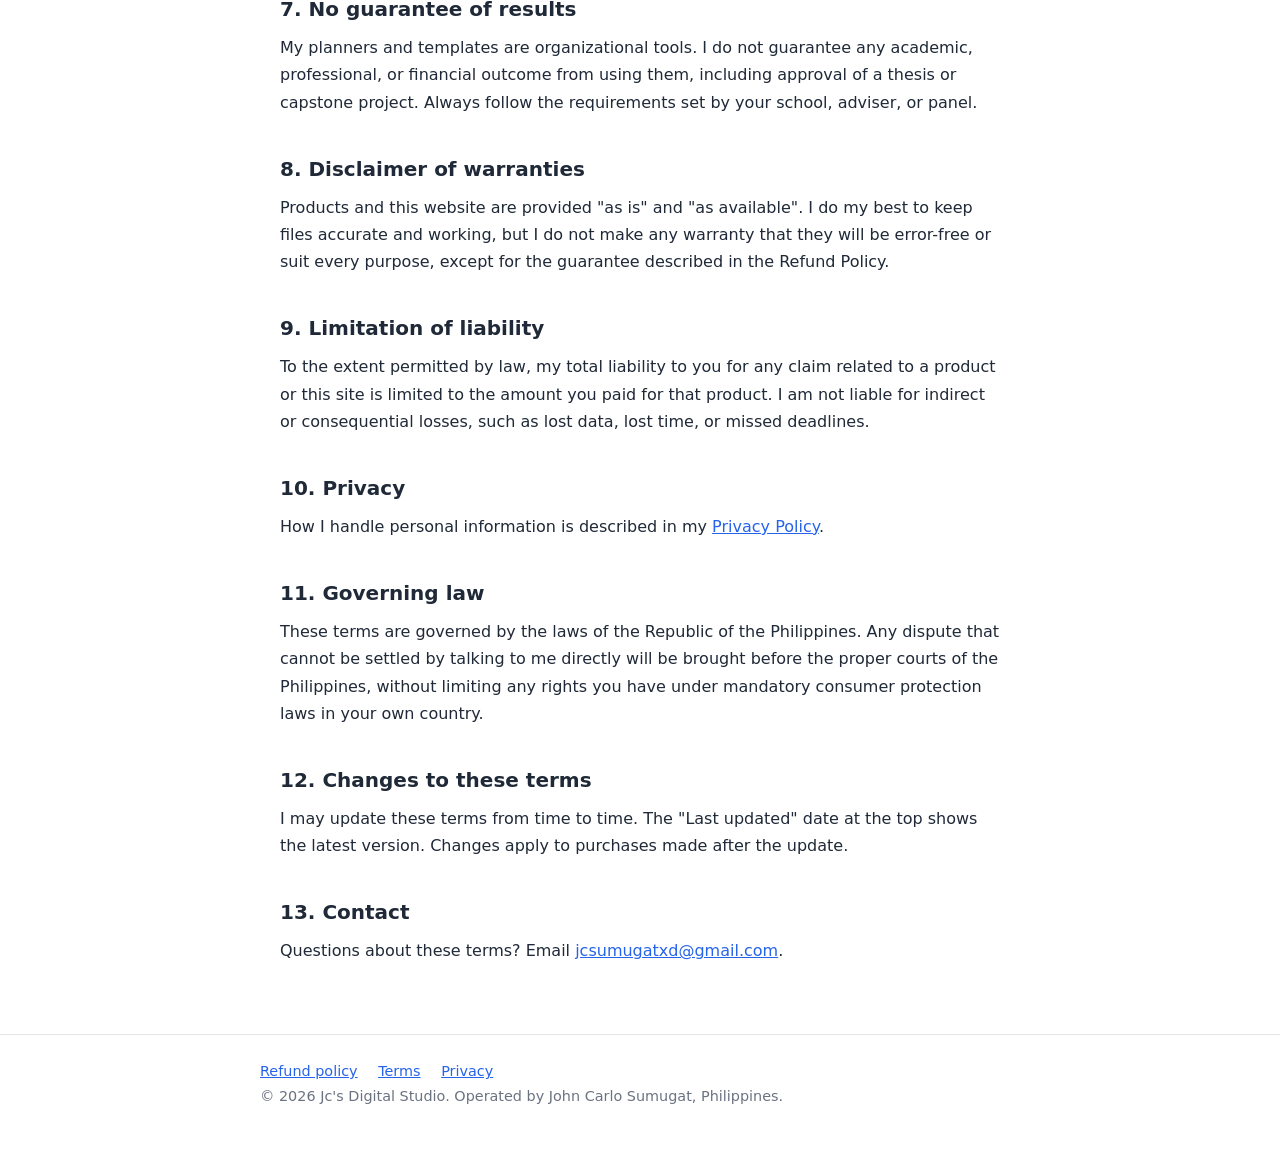
<file: terms.html>
<!doctype html>
<html lang="en">
<head>
  <meta charset="utf-8">
  <meta name="viewport" content="width=device-width, initial-scale=1">
  <title>Terms of Service | Jc's Digital Studio</title>
  <meta name="description" content="Terms of service for purchasing and using products from Jc's Digital Studio.">
  <link rel="stylesheet" href="policy.css">
</head>
<body>
  <header class="site-header">
    <div class="inner"><a class="brand" href="index.html">Jc's Digital Studio</a></div>
  </header>

  <main>
    <h1>Terms of Service</h1>
    <p class="updated">Last updated: November 6, 2026</p>

    <p>These terms apply to your use of this website and your purchase of digital products from Jc's Digital Studio ("I", "me", "my"), operated by John Carlo Sumugat in the Philippines. By buying a product or using the site, you agree to these terms.</p>

    <h2>1. Products</h2>
    <p>I sell digital products such as printable planners, trackers, and templates. Products are delivered electronically as downloadable files (for example PDF). No physical item is shipped.</p>

    <h2>2. Orders and payment</h2>
    <p>Payments are processed by Lemon Squeezy, which acts as the merchant of record for all orders. Lemon Squeezy handles checkout, payment processing, applicable taxes, and receipts, and its own terms apply to the payment transaction. I never see or store your full card details. Prices are shown at checkout and may change at any time; the price you pay is the one shown when you complete your order.</p>

    <h2>3. Delivery</h2>
    <p>After successful payment, a download link is sent to the email address you provide at checkout. Please make sure the address is correct. If you do not receive your file, check your spam folder and then contact me.</p>

    <h2>4. License and permitted use</h2>
    <p>When you purchase a product, I grant you a non-exclusive, non-transferable, personal license to download, print, and use the file for your own personal, non-commercial purposes. You may:</p>
    <ul>
      <li>Print copies for your own use.</li>
      <li>Fill in the file digitally on your own devices.</li>
    </ul>
    <p>You may not:</p>
    <ul>
      <li>Resell, share, redistribute, or upload the file (original or modified) to any website, file-sharing service, or marketplace.</li>
      <li>Claim the product or its design as your own work.</li>
      <li>Use the product to create and sell other products.</li>
    </ul>
    <p>All rights not expressly granted remain with me. Classmates and friends who want the product can purchase their own copy.</p>

    <h2>5. Intellectual property</h2>
    <p>The products, designs, text, and images on this site are my intellectual property and are protected by applicable copyright laws, including Philippine law. Buying a product does not transfer ownership of that intellectual property to you.</p>

    <h2>6. Refunds</h2>
    <p>Refunds are handled according to my <a href="refund.html">Refund Policy</a>.</p>

    <h2>7. No guarantee of results</h2>
    <p>My planners and templates are organizational tools. I do not guarantee any academic, professional, or financial outcome from using them, including approval of a thesis or capstone project. Always follow the requirements set by your school, adviser, or panel.</p>

    <h2>8. Disclaimer of warranties</h2>
    <p>Products and this website are provided "as is" and "as available". I do my best to keep files accurate and working, but I do not make any warranty that they will be error-free or suit every purpose, except for the guarantee described in the Refund Policy.</p>

    <h2>9. Limitation of liability</h2>
    <p>To the extent permitted by law, my total liability to you for any claim related to a product or this site is limited to the amount you paid for that product. I am not liable for indirect or consequential losses, such as lost data, lost time, or missed deadlines.</p>

    <h2>10. Privacy</h2>
    <p>How I handle personal information is described in my <a href="privacy.html">Privacy Policy</a>.</p>

    <h2>11. Governing law</h2>
    <p>These terms are governed by the laws of the Republic of the Philippines. Any dispute that cannot be settled by talking to me directly will be brought before the proper courts of the Philippines, without limiting any rights you have under mandatory consumer protection laws in your own country.</p>

    <h2>12. Changes to these terms</h2>
    <p>I may update these terms from time to time. The "Last updated" date at the top shows the latest version. Changes apply to purchases made after the update.</p>

    <h2>13. Contact</h2>
    <p>Questions about these terms? Email <a href="mailto:jcsumugatxd@gmail.com">jcsumugatxd@gmail.com</a>.</p>
  </main>

  <footer class="site-footer">
    <div class="inner">
      <nav>
        <a href="refund.html">Refund policy</a>
        <a href="terms.html">Terms</a>
        <a href="privacy.html">Privacy</a>
      </nav>
      <p>&copy; 2026 Jc's Digital Studio. Operated by John Carlo Sumugat, Philippines.</p>
    </div>
  </footer>
</body>
</html>
</file>
<file: policy.css>
/* Shared styles for policy pages — Jc's Digital Studio */
:root {
  --bg: #ffffff;
  --text: #1f2937;
  --muted: #6b7280;
  --border: #e5e7eb;
  --accent: #2563eb;
}

* { box-sizing: border-box; }

html { -webkit-text-size-adjust: 100%; }

body {
  margin: 0;
  background: var(--bg);
  color: var(--text);
  font-family: system-ui, -apple-system, "Segoe UI", Roboto, Arial, sans-serif;
  line-height: 1.7;
  font-size: 16px;
}

.site-header {
  border-bottom: 1px solid var(--border);
  padding: 16px 20px;
}

.site-header .inner,
.site-footer .inner,
main {
  max-width: 760px;
  margin: 0 auto;
}

.site-header a.brand {
  font-weight: 700;
  color: var(--text);
  text-decoration: none;
}

main { padding: 40px 20px 56px; }

h1 { font-size: 2rem; line-height: 1.25; margin: 0 0 6px; }
h2 { font-size: 1.25rem; margin: 36px 0 8px; }
p, ul { margin: 0 0 14px; }
ul { padding-left: 22px; }
li { margin-bottom: 6px; }

.updated { color: var(--muted); font-size: 0.9rem; margin-bottom: 28px; }

a { color: var(--accent); }
a:hover { text-decoration: none; }

.note {
  background: #f9fafb;
  border: 1px solid var(--border);
  border-radius: 8px;
  padding: 14px 16px;
  margin: 20px 0;
}

.site-footer {
  border-top: 1px solid var(--border);
  padding: 24px 20px 40px;
  color: var(--muted);
  font-size: 0.9rem;
}

.site-footer nav a { margin-right: 16px; }

@media (max-width: 480px) {
  h1 { font-size: 1.6rem; }
  main { padding-top: 28px; }
}
</file>
